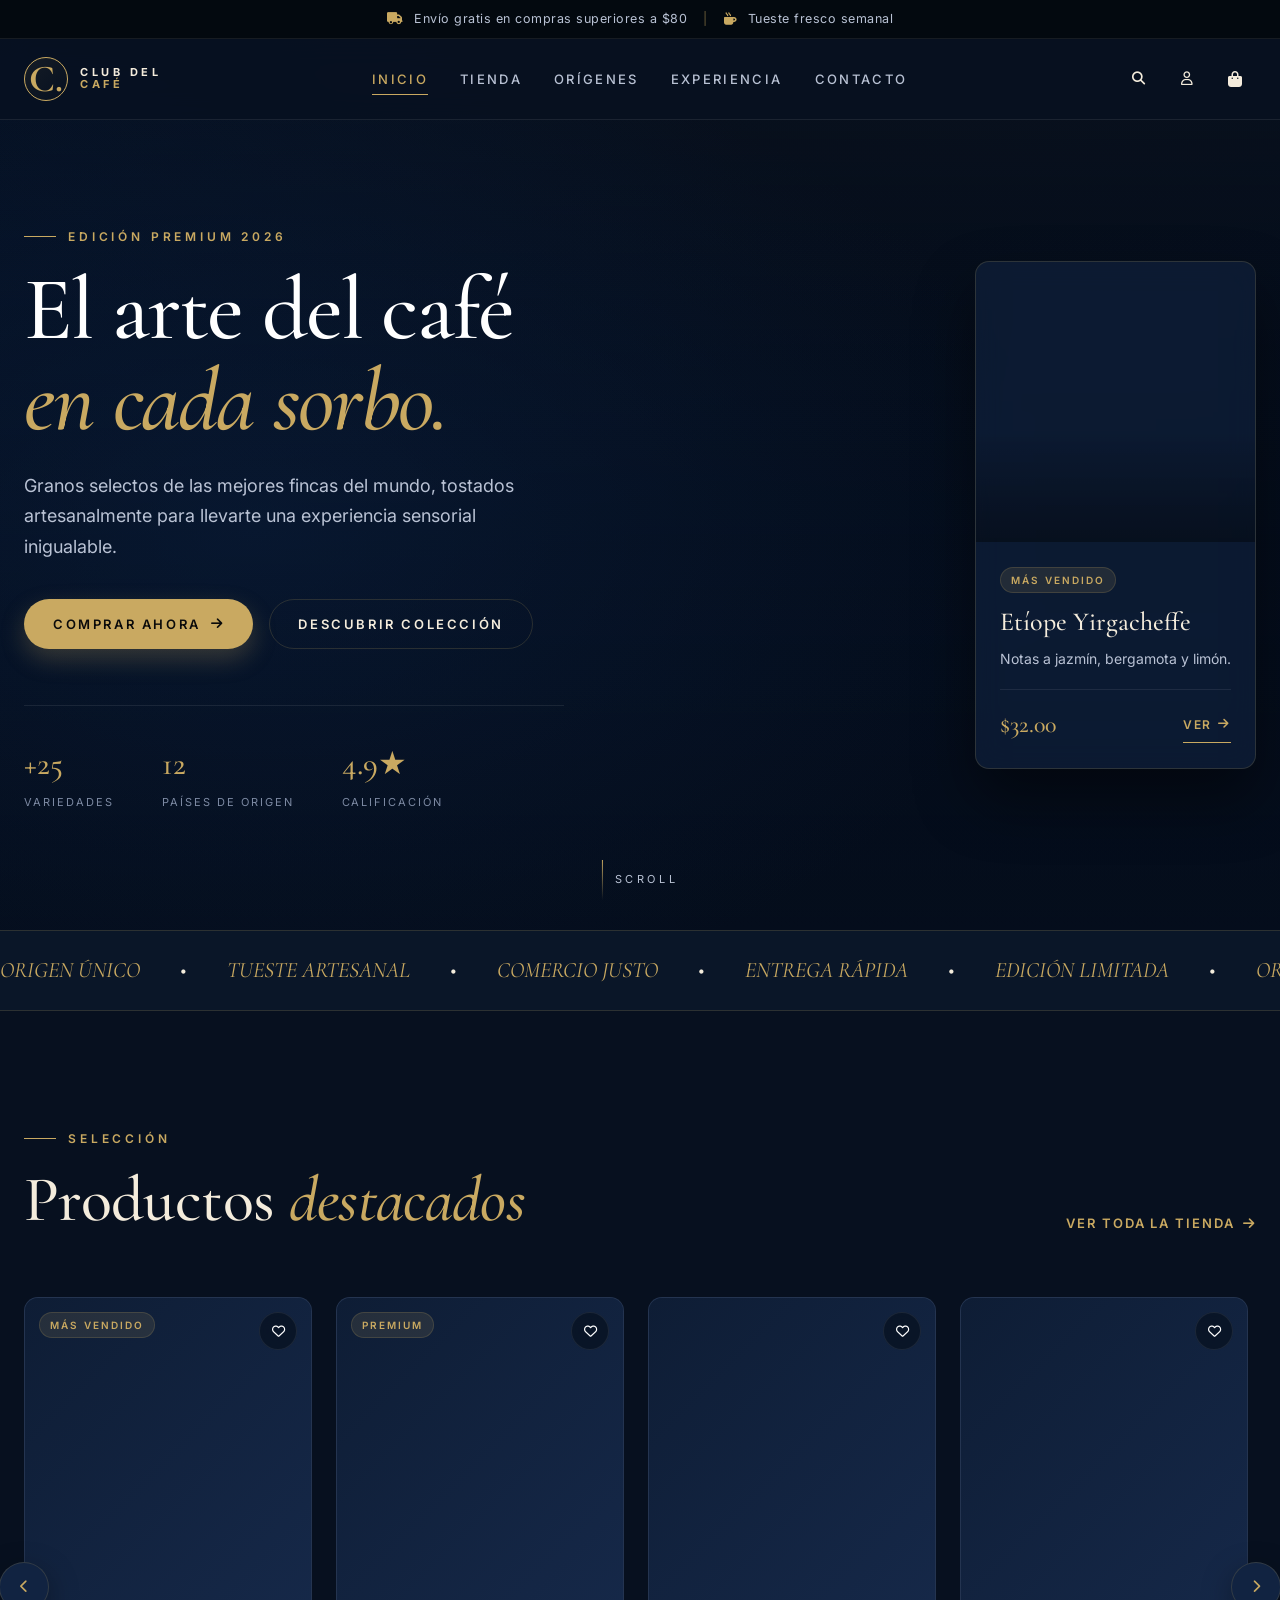
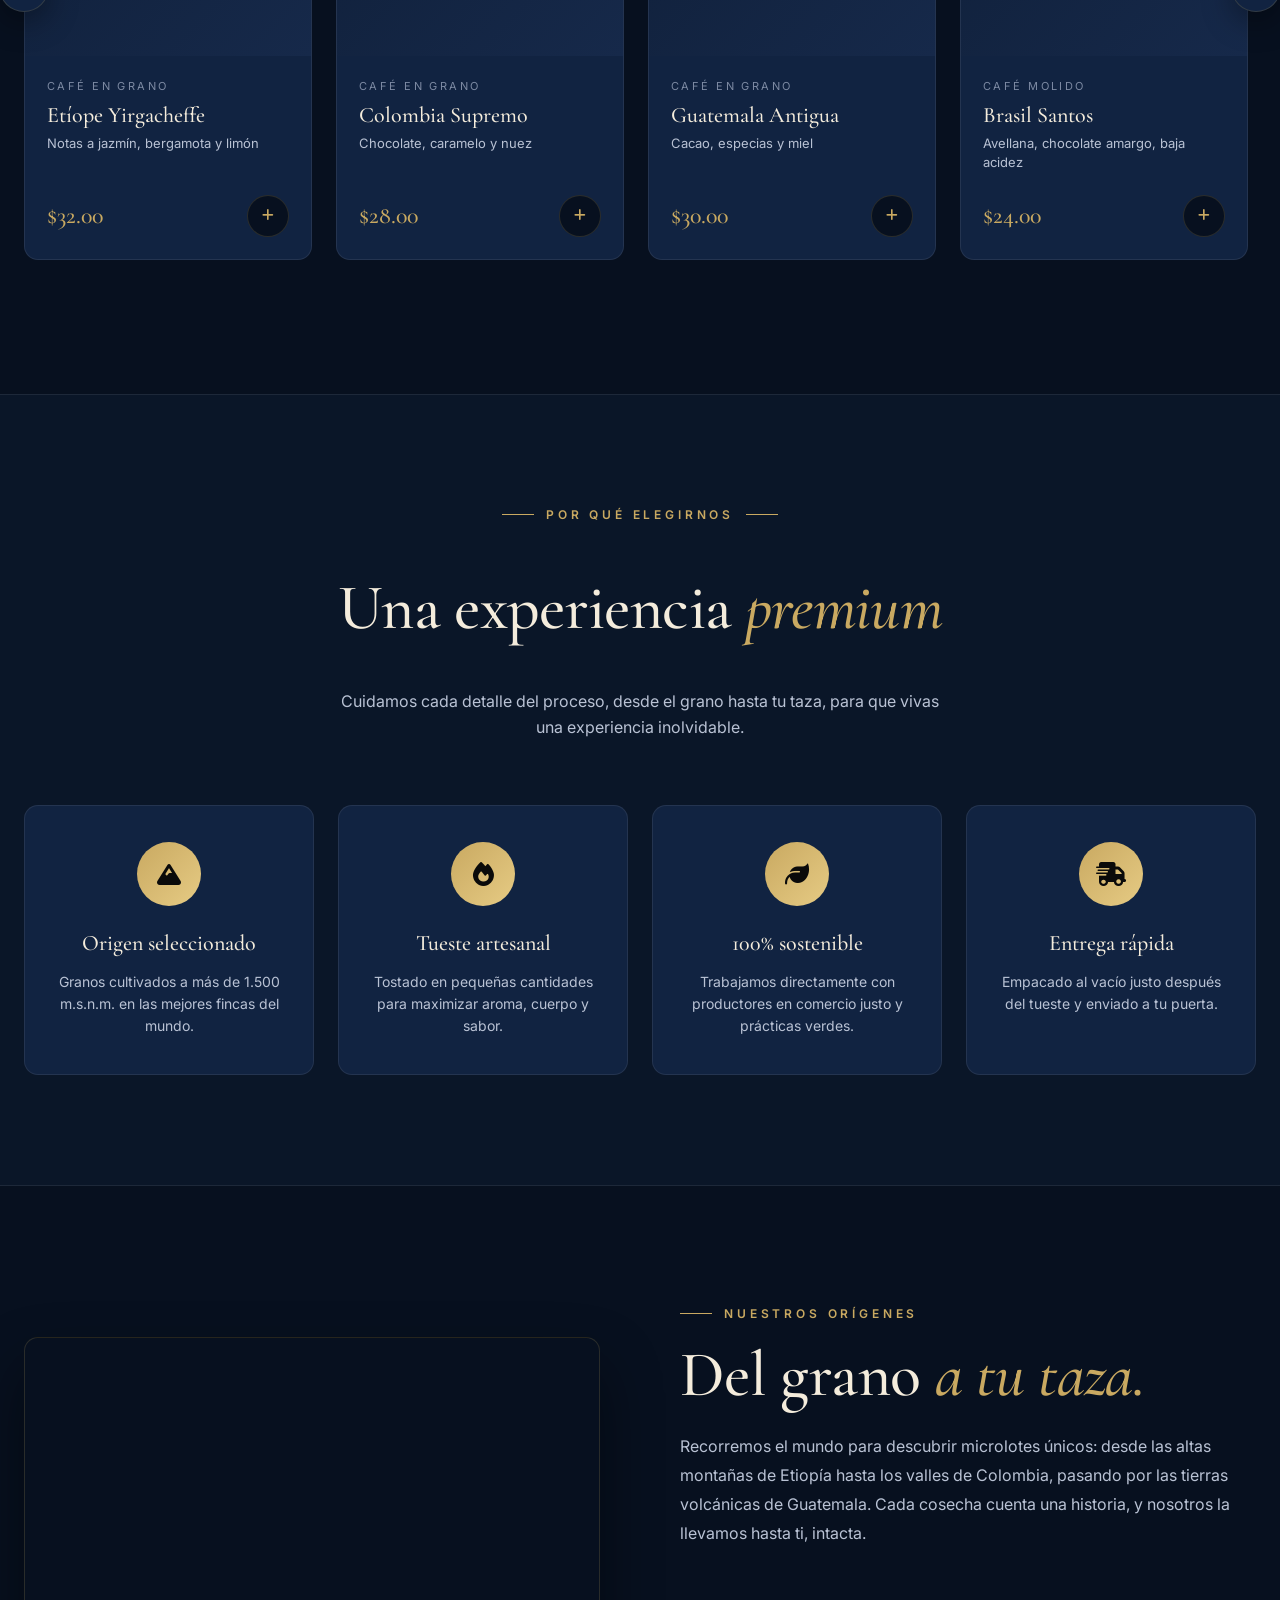
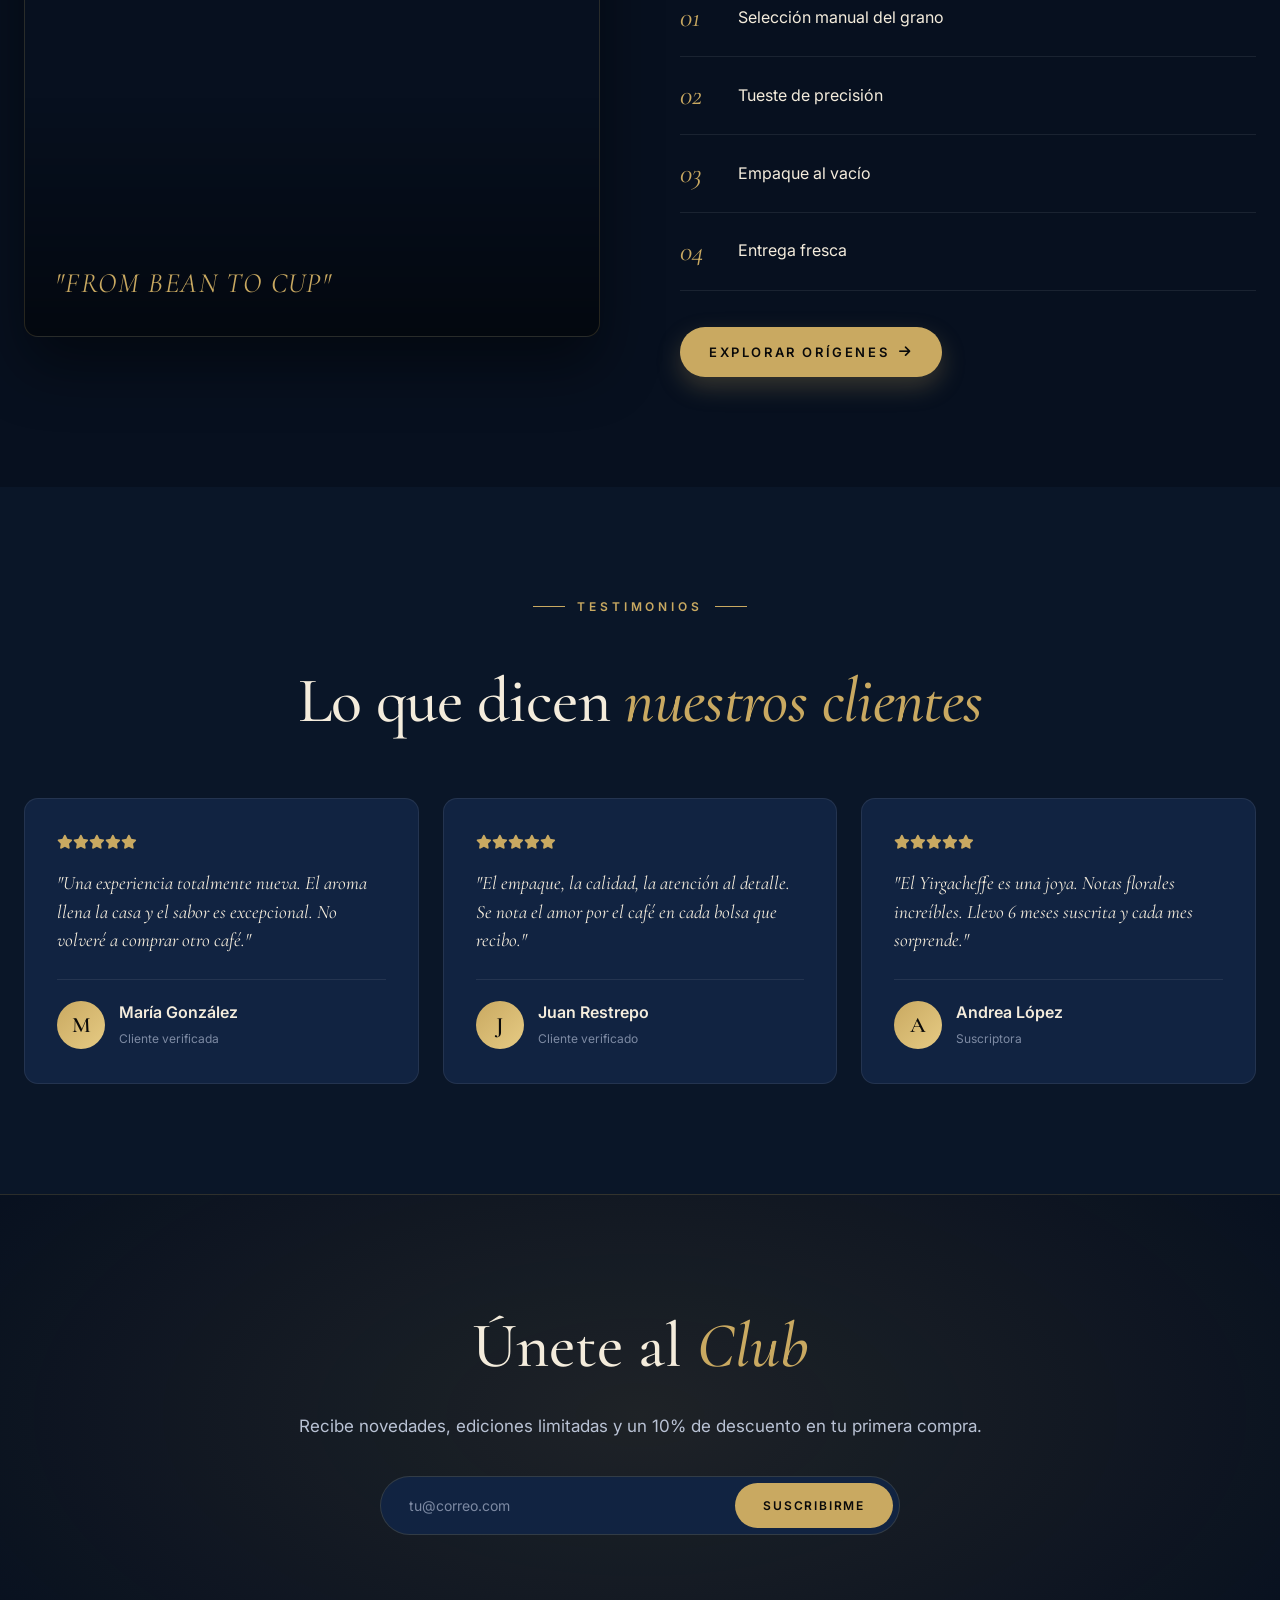
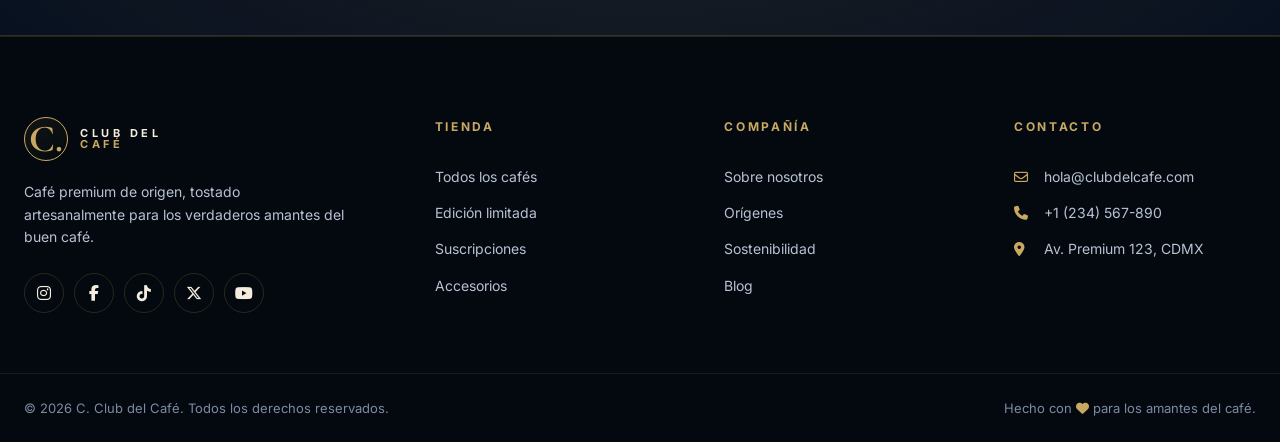
<file: index.html>
<!DOCTYPE html>
<html lang="es">
<head>
  <meta charset="UTF-8" />
  <meta name="viewport" content="width=device-width, initial-scale=1.0" />
  <title>C. Club del Café — Café Premium de Origen</title>
  <meta name="description" content="C. Club del Café. Granos selectos, tueste artesanal y una experiencia premium en cada taza." />
  <link rel="preconnect" href="https://fonts.googleapis.com">
  <link rel="preconnect" href="https://fonts.gstatic.com" crossorigin>
  <link href="https://fonts.googleapis.com/css2?family=Cormorant+Garamond:wght@400;500;600;700&family=Inter:wght@300;400;500;600;700&display=swap" rel="stylesheet">
  <link rel="stylesheet" href="https://cdnjs.cloudflare.com/ajax/libs/font-awesome/6.4.2/css/all.min.css">
  <link rel="stylesheet" href="css/styles.css" />
</head>
<body>
  <div class="topbar">
    <div class="container topbar-inner">
      <span><i class="fa-solid fa-truck"></i> Envío gratis en compras superiores a $80</span>
      <span class="topbar-divider">|</span>
      <span><i class="fa-solid fa-mug-hot"></i> Tueste fresco semanal</span>
    </div>
  </div>
  <header class="header" id="header">
    <div class="container header-inner">
      <a href="index.html" class="logo" aria-label="C. Club del Café">
        <span class="logo-mark">C.</span>
        <span class="logo-text">
          <span class="logo-line">CLUB DEL</span>
          <span class="logo-line gold">CAFÉ</span>
        </span>
      </a>
      <nav class="nav" id="nav">
        <a href="index.html" class="active">Inicio</a>
        <a href="shop.html">Tienda</a>
        <a href="#origenes">Orígenes</a>
        <a href="#experiencia">Experiencia</a>
        <a href="#contacto">Contacto</a>
      </nav>
      <div class="header-actions">
        <button class="icon-btn" aria-label="Buscar"><i class="fa-solid fa-magnifying-glass"></i></button>
        <button class="icon-btn" aria-label="Cuenta"><i class="fa-regular fa-user"></i></button>
        <a href="cart.html" class="icon-btn cart-btn" aria-label="Carrito">
          <i class="fa-solid fa-bag-shopping"></i>
          <span class="cart-count" id="cartCount">0</span>
        </a>
        <button class="icon-btn menu-toggle" id="menuToggle" aria-label="Menú"><i class="fa-solid fa-bars"></i></button>
      </div>
    </div>
  </header>
  <section class="hero">
    <div class="hero-bg" aria-hidden="true"></div>
    <div class="hero-overlay" aria-hidden="true"></div>
    <div class="container hero-inner">
      <div class="hero-content reveal">
        <span class="eyebrow"><span class="dash"></span> Edición Premium 2026</span>
        <h1 class="hero-title">El arte del café<br/><span class="italic gold">en cada sorbo.</span></h1>
        <p class="hero-sub">Granos selectos de las mejores fincas del mundo, tostados artesanalmente para llevarte una experiencia sensorial inigualable.</p>
        <div class="hero-actions">
          <a href="shop.html" class="btn btn-primary">Comprar ahora <i class="fa-solid fa-arrow-right"></i></a>
          <a href="#destacados" class="btn btn-ghost">Descubrir colección</a>
        </div>
        <div class="hero-stats">
          <div><strong>+25</strong><span>Variedades</span></div>
          <div><strong>12</strong><span>Países de origen</span></div>
          <div><strong>4.9★</strong><span>Calificación</span></div>
        </div>
      </div>
      <div class="hero-card reveal">
        <div class="hero-card-img"></div>
        <div class="hero-card-info">
          <span class="badge">Más vendido</span>
          <h3>Etíope Yirgacheffe</h3>
          <p>Notas a jazmín, bergamota y limón.</p>
          <div class="hero-card-foot">
            <span class="price">$32.00</span>
            <a href="shop.html" class="mini-btn">Ver <i class="fa-solid fa-arrow-right"></i></a>
          </div>
        </div>
      </div>
    </div>
    <div class="hero-scroll"><span></span> Scroll</div>
  </section>
  <div class="marquee">
    <div class="marquee-track">
      <span>ORIGEN ÚNICO</span><span>•</span><span>TUESTE ARTESANAL</span><span>•</span><span>COMERCIO JUSTO</span><span>•</span><span>ENTREGA RÁPIDA</span><span>•</span><span>EDICIÓN LIMITADA</span><span>•</span><span>ORIGEN ÚNICO</span><span>•</span><span>TUESTE ARTESANAL</span><span>•</span><span>COMERCIO JUSTO</span><span>•</span><span>ENTREGA RÁPIDA</span><span>•</span><span>EDICIÓN LIMITADA</span><span>•</span>
    </div>
  </div>
  <section class="section" id="destacados">
    <div class="container">
      <div class="section-head reveal">
        <div>
          <span class="eyebrow"><span class="dash"></span> Selección</span>
          <h2 class="section-title">Productos <span class="italic gold">destacados</span></h2>
        </div>
        <a href="shop.html" class="link-arrow">Ver toda la tienda <i class="fa-solid fa-arrow-right"></i></a>
      </div>
      <div class="carousel" id="featuredCarousel">
        <button class="carousel-arrow prev" aria-label="Anterior"><i class="fa-solid fa-chevron-left"></i></button>
        <div class="carousel-track" id="featuredTrack"></div>
        <button class="carousel-arrow next" aria-label="Siguiente"><i class="fa-solid fa-chevron-right"></i></button>
      </div>
    </div>
  </section>
  <section class="section benefits-section" id="experiencia">
    <div class="container">
      <div class="section-head center reveal">
        <span class="eyebrow center"><span class="dash"></span> Por qué elegirnos <span class="dash"></span></span>
        <h2 class="section-title">Una experiencia <span class="italic gold">premium</span></h2>
        <p class="section-sub">Cuidamos cada detalle del proceso, desde el grano hasta tu taza, para que vivas una experiencia inolvidable.</p>
      </div>
      <div class="benefits-grid">
        <article class="benefit reveal"><div class="benefit-icon"><i class="fa-solid fa-mountain"></i></div><h3>Origen seleccionado</h3><p>Granos cultivados a más de 1.500 m.s.n.m. en las mejores fincas del mundo.</p></article>
        <article class="benefit reveal"><div class="benefit-icon"><i class="fa-solid fa-fire"></i></div><h3>Tueste artesanal</h3><p>Tostado en pequeñas cantidades para maximizar aroma, cuerpo y sabor.</p></article>
        <article class="benefit reveal"><div class="benefit-icon"><i class="fa-solid fa-leaf"></i></div><h3>100% sostenible</h3><p>Trabajamos directamente con productores en comercio justo y prácticas verdes.</p></article>
        <article class="benefit reveal"><div class="benefit-icon"><i class="fa-solid fa-truck-fast"></i></div><h3>Entrega rápida</h3><p>Empacado al vacío justo después del tueste y enviado a tu puerta.</p></article>
      </div>
    </div>
  </section>
  <section class="section origin-section" id="origenes">
    <div class="container origin-grid">
      <div class="origin-image reveal" aria-hidden="true"></div>
      <div class="origin-content reveal">
        <span class="eyebrow"><span class="dash"></span> Nuestros orígenes</span>
        <h2 class="section-title">Del grano <span class="italic gold">a tu taza.</span></h2>
        <p>Recorremos el mundo para descubrir microlotes únicos: desde las altas montañas de Etiopía hasta los valles de Colombia, pasando por las tierras volcánicas de Guatemala. Cada cosecha cuenta una historia, y nosotros la llevamos hasta ti, intacta.</p>
        <ul class="origin-list">
          <li><span>01</span> Selección manual del grano</li>
          <li><span>02</span> Tueste de precisión</li>
          <li><span>03</span> Empaque al vacío</li>
          <li><span>04</span> Entrega fresca</li>
        </ul>
        <a href="shop.html" class="btn btn-primary">Explorar orígenes <i class="fa-solid fa-arrow-right"></i></a>
      </div>
    </div>
  </section>
  <section class="section testimonials-section">
    <div class="container">
      <div class="section-head center reveal">
        <span class="eyebrow center"><span class="dash"></span> Testimonios <span class="dash"></span></span>
        <h2 class="section-title">Lo que dicen <span class="italic gold">nuestros clientes</span></h2>
      </div>
      <div class="testimonials-grid">
        <article class="testimonial reveal"><div class="stars"><i class="fa-solid fa-star"></i><i class="fa-solid fa-star"></i><i class="fa-solid fa-star"></i><i class="fa-solid fa-star"></i><i class="fa-solid fa-star"></i></div><p>"Una experiencia totalmente nueva. El aroma llena la casa y el sabor es excepcional. No volveré a comprar otro café."</p><div class="testimonial-author"><div class="avatar">M</div><div><strong>María González</strong><span>Cliente verificada</span></div></div></article>
        <article class="testimonial reveal"><div class="stars"><i class="fa-solid fa-star"></i><i class="fa-solid fa-star"></i><i class="fa-solid fa-star"></i><i class="fa-solid fa-star"></i><i class="fa-solid fa-star"></i></div><p>"El empaque, la calidad, la atención al detalle. Se nota el amor por el café en cada bolsa que recibo."</p><div class="testimonial-author"><div class="avatar">J</div><div><strong>Juan Restrepo</strong><span>Cliente verificado</span></div></div></article>
        <article class="testimonial reveal"><div class="stars"><i class="fa-solid fa-star"></i><i class="fa-solid fa-star"></i><i class="fa-solid fa-star"></i><i class="fa-solid fa-star"></i><i class="fa-solid fa-star"></i></div><p>"El Yirgacheffe es una joya. Notas florales increíbles. Llevo 6 meses suscrita y cada mes sorprende."</p><div class="testimonial-author"><div class="avatar">A</div><div><strong>Andrea López</strong><span>Suscriptora</span></div></div></article>
      </div>
    </div>
  </section>
  <section class="cta-section">
    <div class="container cta-inner reveal">
      <h2>Únete al <span class="italic gold">Club</span></h2>
      <p>Recibe novedades, ediciones limitadas y un 10% de descuento en tu primera compra.</p>
      <form class="newsletter" onsubmit="event.preventDefault(); this.querySelector('button').textContent='Suscrito';">
        <input type="email" placeholder="tu@correo.com" required />
        <button type="submit">Suscribirme</button>
      </form>
    </div>
  </section>
  <footer class="footer" id="contacto">
    <div class="container footer-grid">
      <div class="footer-brand">
        <a href="index.html" class="logo">
          <span class="logo-mark">C.</span>
          <span class="logo-text"><span class="logo-line">CLUB DEL</span><span class="logo-line gold">CAFÉ</span></span>
        </a>
        <p>Café premium de origen, tostado artesanalmente para los verdaderos amantes del buen café.</p>
        <div class="socials">
          <a href="#" aria-label="Instagram"><i class="fa-brands fa-instagram"></i></a>
          <a href="#" aria-label="Facebook"><i class="fa-brands fa-facebook-f"></i></a>
          <a href="#" aria-label="TikTok"><i class="fa-brands fa-tiktok"></i></a>
          <a href="#" aria-label="Twitter"><i class="fa-brands fa-x-twitter"></i></a>
          <a href="#" aria-label="YouTube"><i class="fa-brands fa-youtube"></i></a>
        </div>
      </div>
      <div class="footer-col"><h4>Tienda</h4><a href="shop.html">Todos los cafés</a><a href="shop.html">Edición limitada</a><a href="shop.html">Suscripciones</a><a href="shop.html">Accesorios</a></div>
      <div class="footer-col"><h4>Compañía</h4><a href="#">Sobre nosotros</a><a href="#origenes">Orígenes</a><a href="#">Sostenibilidad</a><a href="#">Blog</a></div>
      <div class="footer-col"><h4>Contacto</h4><a href="mailto:hola@clubdelcafe.com"><i class="fa-regular fa-envelope"></i> hola@clubdelcafe.com</a><a href="tel:+1234567890"><i class="fa-solid fa-phone"></i> +1 (234) 567-890</a><a href="#"><i class="fa-solid fa-location-dot"></i> Av. Premium 123, CDMX</a></div>
    </div>
    <div class="footer-bottom"><div class="container"><span>© 2026 C. Club del Café. Todos los derechos reservados.</span><span>Hecho con <i class="fa-solid fa-heart" style="color:var(--gold)"></i> para los amantes del café.</span></div></div>
  </footer>
  <script src="js/products.js"></script>
  <script src="js/cart.js"></script>
  <script src="js/main.js"></script>
</body>
</html>
</file>
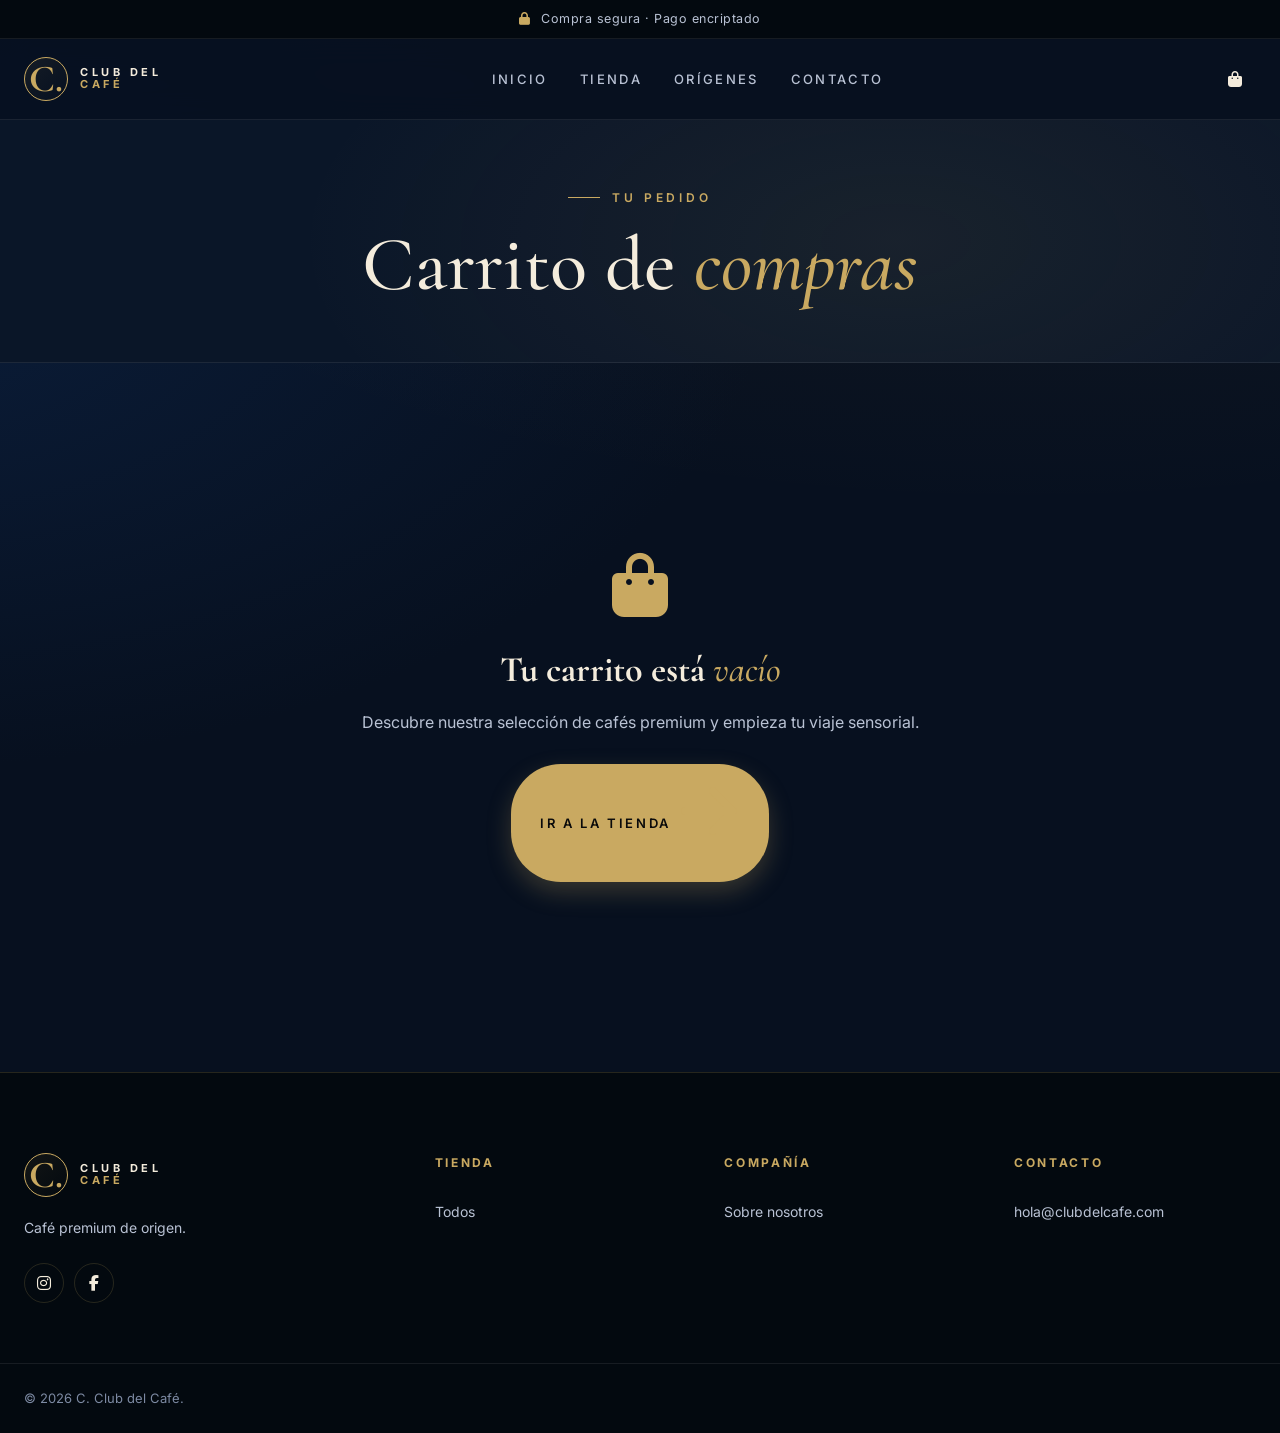
<file: cart.html>
<!DOCTYPE html>
<html lang="es">
<head>
  <meta charset="UTF-8" />
  <meta name="viewport" content="width=device-width, initial-scale=1.0" />
  <title>Carrito — C. Club del Café</title>
  <link href="https://fonts.googleapis.com/css2?family=Cormorant+Garamond:wght@400;500;600;700&family=Inter:wght@300;400;500;600;700&display=swap" rel="stylesheet">
  <link rel="stylesheet" href="https://cdnjs.cloudflare.com/ajax/libs/font-awesome/6.4.2/css/all.min.css">
  <link rel="stylesheet" href="css/styles.css" />
</head>
<body>
  <div class="topbar"><div class="container topbar-inner"><span><i class="fa-solid fa-lock"></i> Compra segura · Pago encriptado</span></div></div>
  <header class="header" id="header">
    <div class="container header-inner">
      <a href="index.html" class="logo"><span class="logo-mark">C.</span><span class="logo-text"><span class="logo-line">CLUB DEL</span><span class="logo-line gold">CAFÉ</span></span></a>
      <nav class="nav" id="nav"><a href="index.html">Inicio</a><a href="shop.html">Tienda</a><a href="index.html#origenes">Orígenes</a><a href="index.html#contacto">Contacto</a></nav>
      <div class="header-actions">
        <a href="cart.html" class="icon-btn cart-btn"><i class="fa-solid fa-bag-shopping"></i><span class="cart-count" id="cartCount">0</span></a>
        <button class="icon-btn menu-toggle" id="menuToggle"><i class="fa-solid fa-bars"></i></button>
      </div>
    </div>
  </header>
  <section class="page-hero small">
    <div class="container">
      <span class="eyebrow"><span class="dash"></span> Tu pedido</span>
      <h1 class="page-title">Carrito de <span class="italic gold">compras</span></h1>
    </div>
  </section>
  <section class="section">
    <div class="container cart-grid" id="cartContainer"></div>
  </section>
  <div class="modal" id="checkoutModal" aria-hidden="true">
    <div class="modal-backdrop"></div>
    <div class="modal-content">
      <button class="modal-close" id="modalClose"><i class="fa-solid fa-xmark"></i></button>
      <div id="modalBody"></div>
    </div>
  </div>
  <footer class="footer">
    <div class="container footer-grid">
      <div class="footer-brand"><a href="index.html" class="logo"><span class="logo-mark">C.</span><span class="logo-text"><span class="logo-line">CLUB DEL</span><span class="logo-line gold">CAFÉ</span></span></a><p>Café premium de origen.</p><div class="socials"><a href="#"><i class="fa-brands fa-instagram"></i></a><a href="#"><i class="fa-brands fa-facebook-f"></i></a></div></div>
      <div class="footer-col"><h4>Tienda</h4><a href="shop.html">Todos</a></div>
      <div class="footer-col"><h4>Compañía</h4><a href="#">Sobre nosotros</a></div>
      <div class="footer-col"><h4>Contacto</h4><a href="mailto:hola@clubdelcafe.com">hola@clubdelcafe.com</a></div>
    </div>
    <div class="footer-bottom"><div class="container"><span>© 2026 C. Club del Café.</span></div></div>
  </footer>
  <script src="js/products.js"></script>
  <script src="js/cart.js"></script>
  <script src="js/cart-page.js"></script>
  <script src="js/main.js"></script>
</body>
</html>
</file>
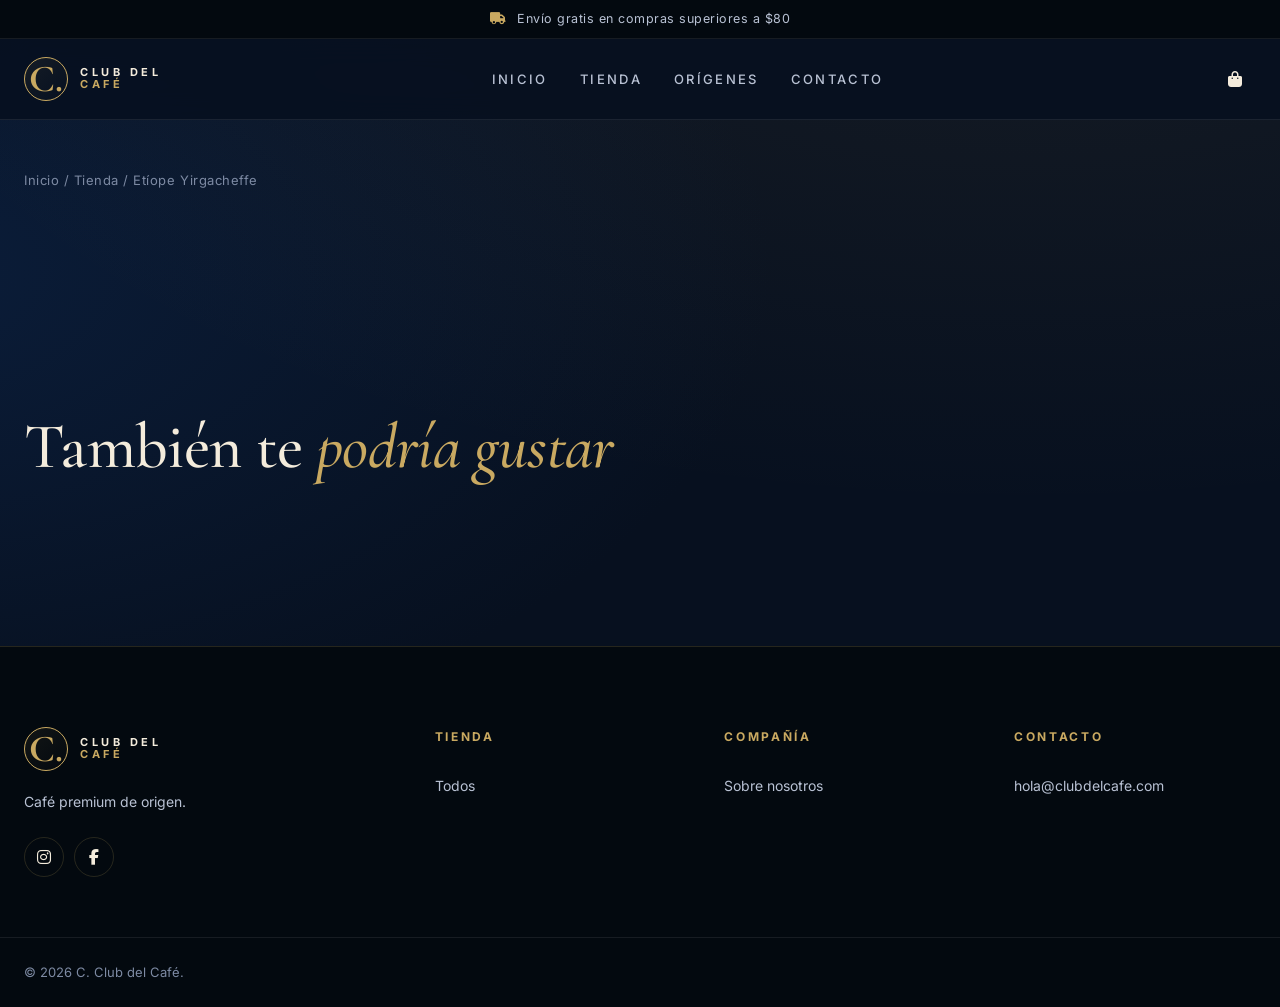
<file: product.html>
<!DOCTYPE html>
<html lang="es">
<head>
  <meta charset="UTF-8" />
  <meta name="viewport" content="width=device-width, initial-scale=1.0" />
  <title>Producto — C. Club del Café</title>
  <link href="https://fonts.googleapis.com/css2?family=Cormorant+Garamond:wght@400;500;600;700&family=Inter:wght@300;400;500;600;700&display=swap" rel="stylesheet">
  <link rel="stylesheet" href="https://cdnjs.cloudflare.com/ajax/libs/font-awesome/6.4.2/css/all.min.css">
  <link rel="stylesheet" href="css/styles.css" />
</head>
<body>
  <div class="topbar"><div class="container topbar-inner"><span><i class="fa-solid fa-truck"></i> Envío gratis en compras superiores a $80</span></div></div>
  <header class="header" id="header">
    <div class="container header-inner">
      <a href="index.html" class="logo"><span class="logo-mark">C.</span><span class="logo-text"><span class="logo-line">CLUB DEL</span><span class="logo-line gold">CAFÉ</span></span></a>
      <nav class="nav" id="nav">
        <a href="index.html">Inicio</a>
        <a href="shop.html">Tienda</a>
        <a href="index.html#origenes">Orígenes</a>
        <a href="index.html#contacto">Contacto</a>
      </nav>
      <div class="header-actions">
        <a href="cart.html" class="icon-btn cart-btn"><i class="fa-solid fa-bag-shopping"></i><span class="cart-count" id="cartCount">0</span></a>
        <button class="icon-btn menu-toggle" id="menuToggle"><i class="fa-solid fa-bars"></i></button>
      </div>
    </div>
  </header>
  <section class="product-detail">
    <div class="container">
      <nav class="breadcrumb"><a href="index.html">Inicio</a> / <a href="shop.html">Tienda</a> / <span id="bcName">Producto</span></nav>
      <div class="product-grid" id="productDetail"></div>
    </div>
  </section>
  <section class="section">
    <div class="container">
      <div class="section-head"><h2 class="section-title">También te <span class="italic gold">podría gustar</span></h2></div>
      <div class="products-grid" id="relatedProducts"></div>
    </div>
  </section>
  <footer class="footer">
    <div class="container footer-grid">
      <div class="footer-brand"><a href="index.html" class="logo"><span class="logo-mark">C.</span><span class="logo-text"><span class="logo-line">CLUB DEL</span><span class="logo-line gold">CAFÉ</span></span></a><p>Café premium de origen.</p><div class="socials"><a href="#"><i class="fa-brands fa-instagram"></i></a><a href="#"><i class="fa-brands fa-facebook-f"></i></a></div></div>
      <div class="footer-col"><h4>Tienda</h4><a href="shop.html">Todos</a></div>
      <div class="footer-col"><h4>Compañía</h4><a href="#">Sobre nosotros</a></div>
      <div class="footer-col"><h4>Contacto</h4><a href="mailto:hola@clubdelcafe.com">hola@clubdelcafe.com</a></div>
    </div>
    <div class="footer-bottom"><div class="container"><span>© 2026 C. Club del Café.</span></div></div>
  </footer>
  <script src="js/products.js"></script>
  <script src="js/cart.js"></script>
  <script src="js/product.js"></script>
  <script src="js/main.js"></script>
</body>
</html>
</file>
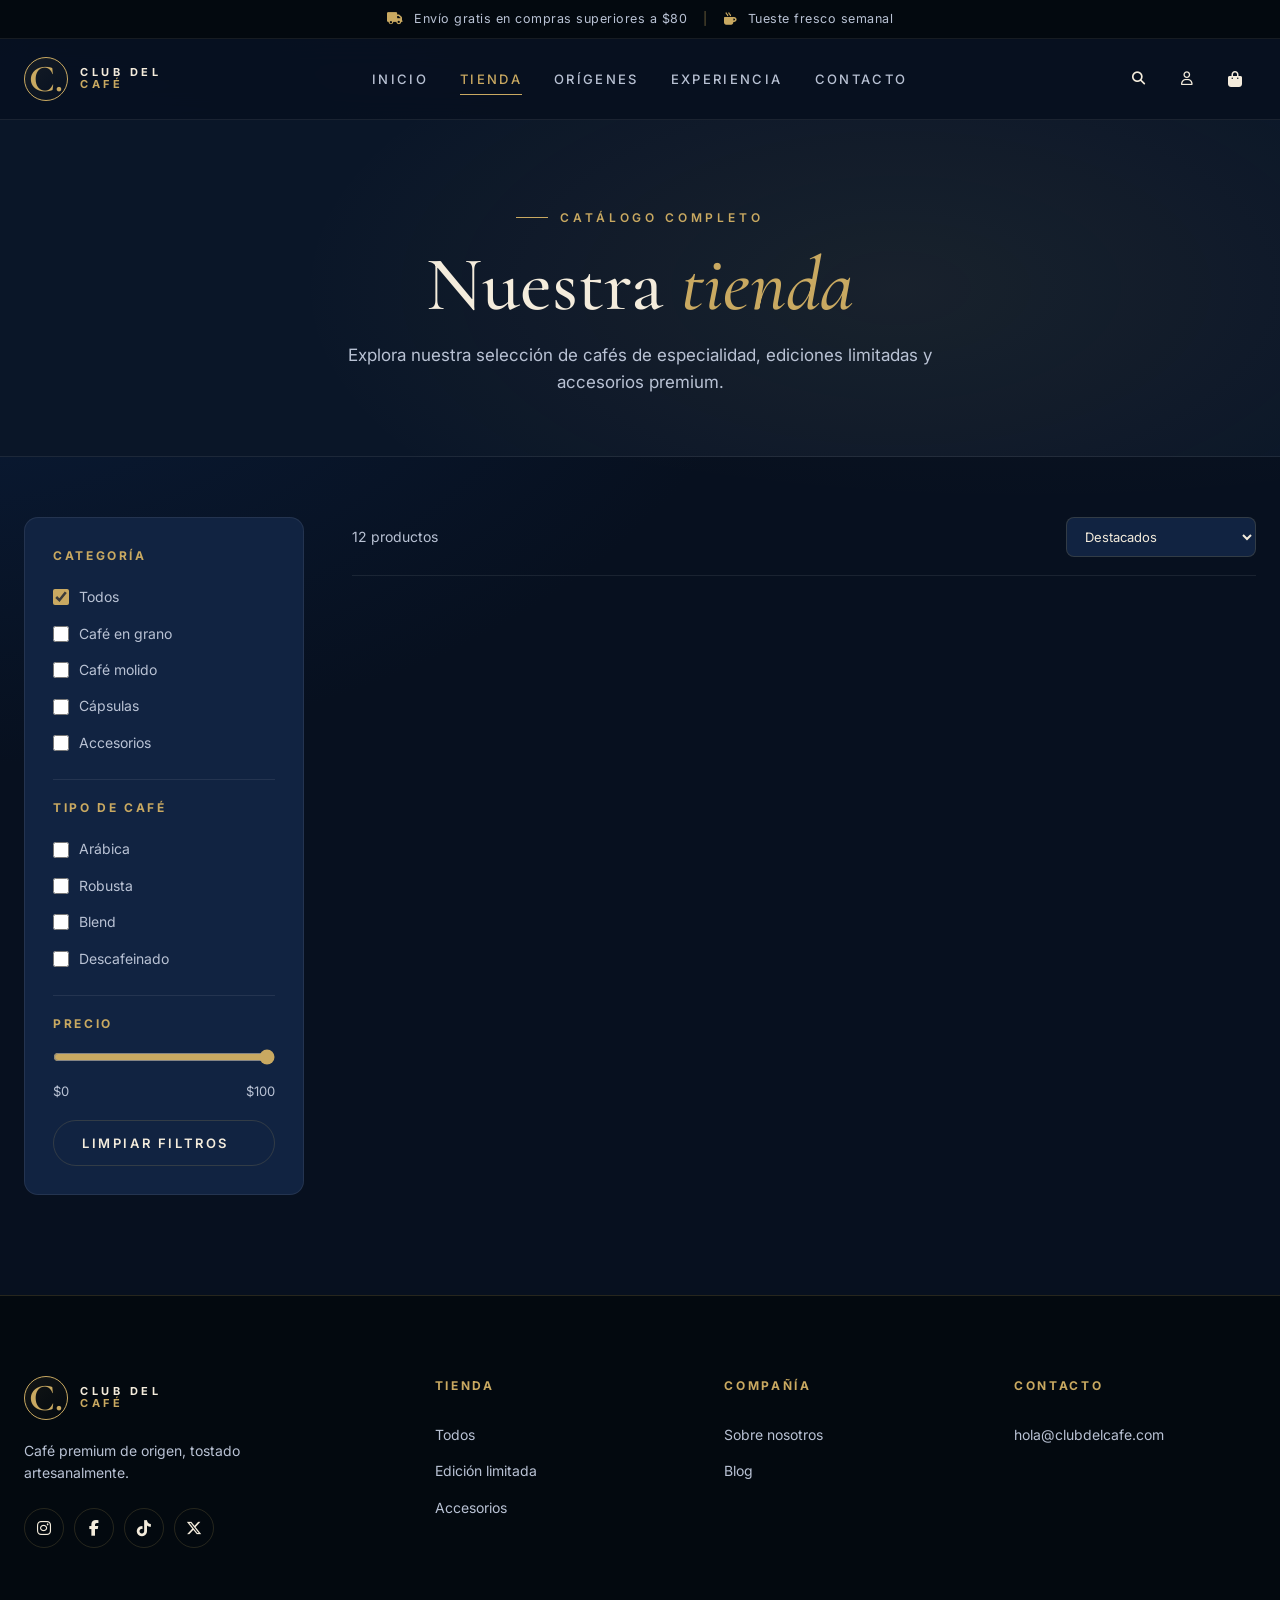
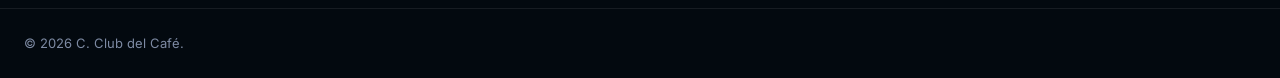
<file: shop.html>
<!DOCTYPE html>
<html lang="es">
<head>
  <meta charset="UTF-8" />
  <meta name="viewport" content="width=device-width, initial-scale=1.0" />
  <title>Tienda — C. Club del Café</title>
  <link rel="preconnect" href="https://fonts.googleapis.com">
  <link rel="preconnect" href="https://fonts.gstatic.com" crossorigin>
  <link href="https://fonts.googleapis.com/css2?family=Cormorant+Garamond:wght@400;500;600;700&family=Inter:wght@300;400;500;600;700&display=swap" rel="stylesheet">
  <link rel="stylesheet" href="https://cdnjs.cloudflare.com/ajax/libs/font-awesome/6.4.2/css/all.min.css">
  <link rel="stylesheet" href="css/styles.css" />
</head>
<body>
  <div class="topbar"><div class="container topbar-inner"><span><i class="fa-solid fa-truck"></i> Envío gratis en compras superiores a $80</span><span class="topbar-divider">|</span><span><i class="fa-solid fa-mug-hot"></i> Tueste fresco semanal</span></div></div>
  <header class="header" id="header">
    <div class="container header-inner">
      <a href="index.html" class="logo"><span class="logo-mark">C.</span><span class="logo-text"><span class="logo-line">CLUB DEL</span><span class="logo-line gold">CAFÉ</span></span></a>
      <nav class="nav" id="nav">
        <a href="index.html">Inicio</a>
        <a href="shop.html" class="active">Tienda</a>
        <a href="index.html#origenes">Orígenes</a>
        <a href="index.html#experiencia">Experiencia</a>
        <a href="index.html#contacto">Contacto</a>
      </nav>
      <div class="header-actions">
        <button class="icon-btn"><i class="fa-solid fa-magnifying-glass"></i></button>
        <button class="icon-btn"><i class="fa-regular fa-user"></i></button>
        <a href="cart.html" class="icon-btn cart-btn"><i class="fa-solid fa-bag-shopping"></i><span class="cart-count" id="cartCount">0</span></a>
        <button class="icon-btn menu-toggle" id="menuToggle"><i class="fa-solid fa-bars"></i></button>
      </div>
    </div>
  </header>
  <section class="page-hero">
    <div class="container">
      <span class="eyebrow"><span class="dash"></span> Catálogo completo</span>
      <h1 class="page-title">Nuestra <span class="italic gold">tienda</span></h1>
      <p>Explora nuestra selección de cafés de especialidad, ediciones limitadas y accesorios premium.</p>
    </div>
  </section>
  <section class="shop">
    <div class="container shop-grid">
      <aside class="filters" id="filters">
        <div class="filter-group">
          <h4>Categoría</h4>
          <label><input type="checkbox" class="filter-cat" value="all" checked /> Todos</label>
          <label><input type="checkbox" class="filter-cat" value="grano" /> Café en grano</label>
          <label><input type="checkbox" class="filter-cat" value="molido" /> Café molido</label>
          <label><input type="checkbox" class="filter-cat" value="capsulas" /> Cápsulas</label>
          <label><input type="checkbox" class="filter-cat" value="accesorios" /> Accesorios</label>
        </div>
        <div class="filter-group">
          <h4>Tipo de café</h4>
          <label><input type="checkbox" class="filter-type" value="arabica" /> Arábica</label>
          <label><input type="checkbox" class="filter-type" value="robusta" /> Robusta</label>
          <label><input type="checkbox" class="filter-type" value="blend" /> Blend</label>
          <label><input type="checkbox" class="filter-type" value="descafeinado" /> Descafeinado</label>
        </div>
        <div class="filter-group">
          <h4>Precio</h4>
          <div class="price-range">
            <input type="range" id="priceRange" min="0" max="100" value="100" />
            <div class="price-labels"><span>$0</span><span id="priceMax">$100</span></div>
          </div>
        </div>
        <button class="btn btn-ghost" id="clearFilters" style="width:100%">Limpiar filtros</button>
      </aside>
      <div class="shop-main">
        <div class="shop-toolbar">
          <span id="resultCount">0 productos</span>
          <div class="shop-toolbar-right">
            <button class="filter-toggle" id="filterToggle"><i class="fa-solid fa-sliders"></i> Filtros</button>
            <select id="sortBy">
              <option value="featured">Destacados</option>
              <option value="price-asc">Precio: menor a mayor</option>
              <option value="price-desc">Precio: mayor a menor</option>
              <option value="name">Nombre A-Z</option>
            </select>
          </div>
        </div>
        <div class="products-grid" id="productsGrid"></div>
      </div>
    </div>
  </section>
  <footer class="footer">
    <div class="container footer-grid">
      <div class="footer-brand">
        <a href="index.html" class="logo"><span class="logo-mark">C.</span><span class="logo-text"><span class="logo-line">CLUB DEL</span><span class="logo-line gold">CAFÉ</span></span></a>
        <p>Café premium de origen, tostado artesanalmente.</p>
        <div class="socials"><a href="#"><i class="fa-brands fa-instagram"></i></a><a href="#"><i class="fa-brands fa-facebook-f"></i></a><a href="#"><i class="fa-brands fa-tiktok"></i></a><a href="#"><i class="fa-brands fa-x-twitter"></i></a></div>
      </div>
      <div class="footer-col"><h4>Tienda</h4><a href="shop.html">Todos</a><a href="shop.html">Edición limitada</a><a href="shop.html">Accesorios</a></div>
      <div class="footer-col"><h4>Compañía</h4><a href="#">Sobre nosotros</a><a href="#">Blog</a></div>
      <div class="footer-col"><h4>Contacto</h4><a href="mailto:hola@clubdelcafe.com">hola@clubdelcafe.com</a></div>
    </div>
    <div class="footer-bottom"><div class="container"><span>© 2026 C. Club del Café.</span></div></div>
  </footer>
  <script src="js/products.js"></script>
  <script src="js/cart.js"></script>
  <script src="js/shop.js"></script>
  <script src="js/main.js"></script>
</body>
</html>
</file>
<file: css/styles.css>
:root {
  --bg: #07101f;
  --bg-2: #0a1628;
  --bg-3: #0e1d35;
  --surface: #112341;
  --surface-2: #16294a;
  --line: rgba(201, 169, 97, 0.18);
  --line-soft: rgba(255, 255, 255, 0.08);
  --text: #f4ecdc;
  --text-soft: #b9c2d4;
  --muted: #7d8aa3;
  --gold: #c9a961;
  --gold-2: #e6cb84;
  --gold-soft: rgba(201, 169, 97, 0.12);
  --white: #ffffff;
  --danger: #e36b6b;
  --font-serif: 'Cormorant Garamond', Georgia, serif;
  --font-sans: 'Inter', system-ui, -apple-system, sans-serif;
  --radius: 14px;
  --radius-sm: 8px;
  --shadow: 0 30px 60px rgba(0, 0, 0, 0.45);
  --shadow-soft: 0 10px 30px rgba(0, 0, 0, 0.35);
  --t: 0.4s cubic-bezier(0.22, 1, 0.36, 1);
}
* { box-sizing: border-box; margin: 0; padding: 0; }
html { scroll-behavior: smooth; }
body {
  font-family: var(--font-sans);
  background: var(--bg);
  color: var(--text);
  line-height: 1.6;
  overflow-x: hidden;
  background-image: radial-gradient(1200px 600px at 80% -10%, rgba(201, 169, 97, 0.08), transparent), radial-gradient(900px 500px at -10% 30%, rgba(13, 38, 76, 0.6), transparent);
  background-attachment: fixed;
}
img { max-width: 100%; display: block; }
a { color: inherit; text-decoration: none; transition: color var(--t); }
button { font-family: inherit; cursor: pointer; border: none; background: none; color: inherit; }
input, select, textarea { font-family: inherit; }
.container { width: 100%; max-width: 1280px; margin: 0 auto; padding: 0 24px; }
.italic { font-family: var(--font-serif); font-style: italic; font-weight: 500; }
.gold { color: var(--gold); }
.topbar { background: #03090f; color: var(--text-soft); font-size: 12.5px; letter-spacing: 0.04em; border-bottom: 1px solid var(--line-soft); }
.topbar-inner { display: flex; align-items: center; justify-content: center; gap: 16px; padding: 9px 24px; flex-wrap: wrap; }
.topbar-divider { color: var(--gold); opacity: 0.5; }
.topbar i { color: var(--gold); margin-right: 6px; }
.header { position: sticky; top: 0; z-index: 100; background: rgba(7, 16, 31, 0.85); backdrop-filter: blur(14px); -webkit-backdrop-filter: blur(14px); border-bottom: 1px solid var(--line-soft); transition: background var(--t), border-color var(--t); }
.header.scrolled { background: rgba(3, 9, 15, 0.95); border-bottom-color: var(--line); }
.header-inner { display: flex; align-items: center; justify-content: space-between; padding: 18px 24px; gap: 24px; }
.logo { display: inline-flex; align-items: center; gap: 12px; letter-spacing: 0.02em; }
.logo-mark { font-family: var(--font-serif); font-size: 38px; font-weight: 700; color: var(--gold); line-height: 1; border: 1.5px solid var(--gold); width: 44px; height: 44px; display: inline-flex; align-items: center; justify-content: center; border-radius: 50%; background: linear-gradient(135deg, rgba(201,169,97,0.08), transparent); transition: transform var(--t), box-shadow var(--t); }
.logo:hover .logo-mark { transform: rotate(-8deg) scale(1.05); box-shadow: 0 0 0 4px rgba(201,169,97,0.12); }
.logo-text { display: flex; flex-direction: column; line-height: 1.05; }
.logo-line { font-size: 11px; font-weight: 700; letter-spacing: 0.32em; color: var(--text); }
.logo-line.gold { color: var(--gold); }
.nav { display: flex; gap: 32px; align-items: center; }
.nav a { font-size: 13px; font-weight: 500; letter-spacing: 0.18em; text-transform: uppercase; color: var(--text-soft); position: relative; padding: 6px 0; }
.nav a::after { content: ''; position: absolute; left: 50%; bottom: 0; width: 0; height: 1px; background: var(--gold); transition: width var(--t), left var(--t); }
.nav a:hover, .nav a.active { color: var(--gold); }
.nav a:hover::after, .nav a.active::after { width: 100%; left: 0; }
.header-actions { display: flex; align-items: center; gap: 6px; }
.icon-btn { width: 42px; height: 42px; display: inline-flex; align-items: center; justify-content: center; border-radius: 50%; position: relative; color: var(--text); transition: background var(--t), color var(--t); }
.icon-btn:hover { background: var(--surface); color: var(--gold); }
.cart-count { position: absolute; top: 4px; right: 2px; background: var(--gold); color: #0a0a0a; font-size: 10px; font-weight: 700; min-width: 18px; height: 18px; padding: 0 5px; border-radius: 9px; display: flex; align-items: center; justify-content: center; }
.menu-toggle { display: none; }
.btn { display: inline-flex; align-items: center; gap: 10px; padding: 14px 28px; font-size: 13px; font-weight: 600; letter-spacing: 0.2em; text-transform: uppercase; border-radius: 50px; cursor: pointer; transition: transform var(--t), background var(--t), color var(--t), box-shadow var(--t); border: 1px solid transparent; white-space: nowrap; }
.btn-primary { background: var(--gold); color: #0a0a0a; box-shadow: 0 10px 25px rgba(201,169,97,0.25); }
.btn-primary:hover { background: var(--gold-2); transform: translateY(-2px); box-shadow: 0 15px 35px rgba(201,169,97,0.35); }
.btn-ghost { border: 1px solid var(--line); color: var(--text); background: transparent; }
.btn-ghost:hover { border-color: var(--gold); color: var(--gold); transform: translateY(-2px); }
.btn i { transition: transform var(--t); }
.btn:hover i { transform: translateX(4px); }
.mini-btn { display: inline-flex; align-items: center; gap: 6px; font-size: 12px; font-weight: 600; letter-spacing: 0.15em; text-transform: uppercase; color: var(--gold); padding: 8px 0; border-bottom: 1px solid var(--gold); transition: gap var(--t); }
.mini-btn:hover { gap: 10px; }
.link-arrow { display: inline-flex; align-items: center; gap: 8px; font-size: 13px; font-weight: 600; letter-spacing: 0.15em; text-transform: uppercase; color: var(--gold); transition: gap var(--t); }
.link-arrow:hover { gap: 14px; }
.eyebrow { display: inline-flex; align-items: center; gap: 12px; font-size: 12px; font-weight: 600; letter-spacing: 0.32em; text-transform: uppercase; color: var(--gold); margin-bottom: 18px; }
.dash { width: 32px; height: 1px; background: var(--gold); }
.section { padding: 110px 0; position: relative; }
.section-head { display: flex; align-items: flex-end; justify-content: space-between; gap: 32px; margin-bottom: 56px; flex-wrap: wrap; }
.section-head.center { flex-direction: column; align-items: center; text-align: center; margin-bottom: 64px; }
.section-title { font-family: var(--font-serif); font-size: clamp(36px, 5vw, 64px); font-weight: 500; line-height: 1.05; letter-spacing: -0.01em; }
.section-sub { color: var(--text-soft); max-width: 620px; font-size: 16px; margin-top: 16px; }
.hero { position: relative; min-height: 90vh; display: flex; align-items: center; padding: 60px 0 80px; overflow: hidden; }
.hero-bg { position: absolute; inset: 0; background-image: linear-gradient(180deg, rgba(7,16,31,0.6) 0%, rgba(7,16,31,0.85) 60%, var(--bg) 100%), url('https://images.unsplash.com/photo-1495474472287-4d71bcdd2085?w=1800&q=80'); background-size: cover; background-position: center; filter: saturate(0.9) contrast(1.05); animation: heroZoom 18s ease-in-out infinite alternate; }
@keyframes heroZoom { from { transform: scale(1); } to { transform: scale(1.08); } }
.hero-overlay { position: absolute; inset: 0; background: radial-gradient(800px 500px at 20% 50%, rgba(13,38,76,0.4), transparent), linear-gradient(180deg, transparent 0%, rgba(7,16,31,0.5) 100%); }
.hero-inner { position: relative; display: grid; grid-template-columns: 1.2fr 0.8fr; gap: 60px; align-items: center; }
.hero-title { font-family: var(--font-serif); font-size: clamp(48px, 7vw, 92px); font-weight: 500; line-height: 1.02; letter-spacing: -0.02em; margin-bottom: 24px; color: var(--white); }
.hero-sub { color: var(--text-soft); font-size: 18px; max-width: 540px; margin-bottom: 36px; line-height: 1.7; }
.hero-actions { display: flex; gap: 16px; flex-wrap: wrap; margin-bottom: 56px; }
.hero-stats { display: flex; gap: 48px; padding-top: 32px; border-top: 1px solid var(--line-soft); max-width: 540px; }
.hero-stats > div { display: flex; flex-direction: column; gap: 4px; }
.hero-stats strong { font-family: var(--font-serif); font-size: 32px; font-weight: 500; color: var(--gold); }
.hero-stats span { font-size: 11px; letter-spacing: 0.18em; text-transform: uppercase; color: var(--muted); }
.hero-card { background: rgba(17, 35, 65, 0.6); backdrop-filter: blur(14px); border: 1px solid var(--line); border-radius: var(--radius); overflow: hidden; box-shadow: var(--shadow); max-width: 380px; margin-left: auto; transition: transform var(--t), box-shadow var(--t); }
.hero-card:hover { transform: translateY(-6px); box-shadow: 0 40px 80px rgba(0,0,0,0.6); }
.hero-card-img { height: 280px; background-image: linear-gradient(180deg, transparent 60%, rgba(0,0,0,0.4)), url('https://images.unsplash.com/photo-1559056199-641a0ac8b55e?w=800&q=80'); background-size: cover; background-position: center; }
.hero-card-info { padding: 24px; }
.hero-card-info h3 { font-family: var(--font-serif); font-size: 26px; font-weight: 500; margin: 8px 0 6px; }
.hero-card-info p { color: var(--text-soft); font-size: 14px; margin-bottom: 18px; }
.hero-card-foot { display: flex; align-items: center; justify-content: space-between; padding-top: 16px; border-top: 1px solid var(--line-soft); }
.price { font-family: var(--font-serif); font-size: 24px; font-weight: 500; color: var(--gold); }
.badge { display: inline-block; padding: 4px 10px; background: var(--gold-soft); color: var(--gold); border: 1px solid var(--line); border-radius: 50px; font-size: 10px; font-weight: 600; letter-spacing: 0.2em; text-transform: uppercase; }
.hero-scroll { position: absolute; bottom: 30px; left: 50%; transform: translateX(-50%); font-size: 11px; letter-spacing: 0.32em; text-transform: uppercase; color: var(--text-soft); display: flex; align-items: center; gap: 12px; }
.hero-scroll span { width: 1px; height: 40px; background: linear-gradient(180deg, var(--gold), transparent); display: inline-block; animation: scrollPulse 2s ease-in-out infinite; }
@keyframes scrollPulse { 0%, 100% { transform: scaleY(1); opacity: 1; } 50% { transform: scaleY(0.5); opacity: 0.5; } }
.marquee { background: var(--bg-2); border-top: 1px solid var(--line); border-bottom: 1px solid var(--line); overflow: hidden; padding: 22px 0; }
.marquee-track { display: flex; gap: 40px; white-space: nowrap; animation: marquee 28s linear infinite; font-family: var(--font-serif); font-size: 22px; font-style: italic; color: var(--gold); }
.marquee-track span:nth-child(2n) { color: var(--text); font-style: normal; }
@keyframes marquee { from { transform: translateX(0); } to { transform: translateX(-50%); } }
.carousel { position: relative; }
.carousel-track { display: flex; gap: 24px; overflow-x: auto; scroll-snap-type: x mandatory; scroll-behavior: smooth; padding: 8px 4px 24px; scrollbar-width: none; }
.carousel-track::-webkit-scrollbar { display: none; }
.carousel-track > * { flex: 0 0 calc((100% - 72px) / 4); scroll-snap-align: start; }
.carousel-arrow { position: absolute; top: 50%; transform: translateY(-50%); width: 50px; height: 50px; border-radius: 50%; background: var(--surface); border: 1px solid var(--line); color: var(--gold); display: flex; align-items: center; justify-content: center; z-index: 5; transition: all var(--t); box-shadow: var(--shadow-soft); }
.carousel-arrow:hover { background: var(--gold); color: #0a0a0a; transform: translateY(-50%) scale(1.05); }
.carousel-arrow.prev { left: -25px; }
.carousel-arrow.next { right: -25px; }
.product-card { background: var(--surface); border: 1px solid var(--line-soft); border-radius: var(--radius); overflow: hidden; display: flex; flex-direction: column; transition: transform var(--t), border-color var(--t), box-shadow var(--t); position: relative; cursor: pointer; }
.product-card:hover { transform: translateY(-8px); border-color: var(--gold); box-shadow: 0 25px 50px rgba(0,0,0,0.5); }
.product-card-image { position: relative; aspect-ratio: 4/5; overflow: hidden; background: linear-gradient(135deg, var(--bg-3), var(--surface-2)); }
.product-card-image::before { content: ''; position: absolute; inset: 0; background-size: cover; background-position: center; background-image: var(--bg-img); transition: transform 0.8s cubic-bezier(0.22, 1, 0.36, 1); }
.product-card:hover .product-card-image::before { transform: scale(1.1); }
.product-card-image::after { content: ''; position: absolute; inset: 0; background: linear-gradient(180deg, transparent 50%, rgba(7,16,31,0.6)); opacity: 0; transition: opacity var(--t); }
.product-card:hover .product-card-image::after { opacity: 1; }
.product-tag { position: absolute; top: 14px; left: 14px; z-index: 2; }
.product-fav { position: absolute; top: 14px; right: 14px; z-index: 2; width: 38px; height: 38px; background: rgba(7,16,31,0.7); backdrop-filter: blur(8px); border-radius: 50%; display: flex; align-items: center; justify-content: center; color: var(--white); border: 1px solid var(--line-soft); transition: all var(--t); }
.product-fav:hover { color: var(--gold); border-color: var(--gold); }
.product-card-body { padding: 22px; display: flex; flex-direction: column; gap: 6px; flex: 1; }
.product-cat { font-size: 11px; letter-spacing: 0.22em; text-transform: uppercase; color: var(--muted); }
.product-name { font-family: var(--font-serif); font-size: 22px; font-weight: 500; line-height: 1.2; color: var(--text); transition: color var(--t); }
.product-card:hover .product-name { color: var(--gold); }
.product-notes { font-size: 13px; color: var(--text-soft); line-height: 1.5; }
.product-card-foot { margin-top: auto; padding-top: 16px; display: flex; align-items: center; justify-content: space-between; gap: 12px; }
.add-cart { width: 42px; height: 42px; border-radius: 50%; background: var(--bg); border: 1px solid var(--line); color: var(--gold); display: flex; align-items: center; justify-content: center; transition: all var(--t); flex-shrink: 0; }
.add-cart:hover { background: var(--gold); color: #0a0a0a; transform: rotate(90deg); }
.benefits-section { background: var(--bg-2); border-top: 1px solid var(--line-soft); border-bottom: 1px solid var(--line-soft); }
.benefits-grid { display: grid; grid-template-columns: repeat(4, 1fr); gap: 24px; }
.benefit { background: var(--surface); padding: 36px 28px; border-radius: var(--radius); border: 1px solid var(--line-soft); text-align: center; transition: transform var(--t), border-color var(--t); }
.benefit:hover { transform: translateY(-6px); border-color: var(--gold); }
.benefit-icon { width: 64px; height: 64px; margin: 0 auto 20px; border-radius: 50%; background: linear-gradient(135deg, var(--gold), var(--gold-2)); display: flex; align-items: center; justify-content: center; font-size: 24px; color: #0a0a0a; transition: transform var(--t); }
.benefit:hover .benefit-icon { transform: rotate(8deg) scale(1.05); }
.benefit h3 { font-family: var(--font-serif); font-size: 22px; font-weight: 500; margin-bottom: 10px; }
.benefit p { color: var(--text-soft); font-size: 14px; }
.origin-grid { display: grid; grid-template-columns: 1fr 1fr; gap: 80px; align-items: center; }
.origin-image { height: 600px; border-radius: var(--radius); background-image: linear-gradient(180deg, transparent 60%, rgba(0,0,0,0.5)), url('https://images.unsplash.com/photo-1442975631115-c4f7b05b6669?w=1200&q=80'); background-size: cover; background-position: center; border: 1px solid var(--line); box-shadow: var(--shadow); position: relative; }
.origin-image::before { content: '"FROM BEAN TO CUP"'; position: absolute; bottom: 30px; left: 30px; right: 30px; font-family: var(--font-serif); font-style: italic; font-size: 28px; color: var(--gold); letter-spacing: 0.05em; }
.origin-content p { color: var(--text-soft); font-size: 16px; margin: 24px 0 32px; line-height: 1.8; }
.origin-list { list-style: none; margin-bottom: 36px; }
.origin-list li { padding: 16px 0; border-bottom: 1px solid var(--line-soft); display: flex; align-items: center; gap: 18px; font-size: 16px; transition: padding var(--t), color var(--t); }
.origin-list li:hover { padding-left: 12px; color: var(--gold); }
.origin-list li span { font-family: var(--font-serif); font-size: 28px; color: var(--gold); font-style: italic; min-width: 40px; }
.testimonials-section { background: var(--bg-2); }
.testimonials-grid { display: grid; grid-template-columns: repeat(3, 1fr); gap: 24px; }
.testimonial { background: var(--surface); border: 1px solid var(--line-soft); border-radius: var(--radius); padding: 32px; transition: transform var(--t), border-color var(--t); }
.testimonial:hover { transform: translateY(-6px); border-color: var(--gold); }
.stars { color: var(--gold); margin-bottom: 16px; font-size: 14px; }
.testimonial p { font-family: var(--font-serif); font-size: 19px; line-height: 1.5; color: var(--text); margin-bottom: 24px; font-style: italic; }
.testimonial-author { display: flex; align-items: center; gap: 14px; padding-top: 20px; border-top: 1px solid var(--line-soft); }
.avatar { width: 48px; height: 48px; border-radius: 50%; background: linear-gradient(135deg, var(--gold), var(--gold-2)); color: #0a0a0a; display: flex; align-items: center; justify-content: center; font-family: var(--font-serif); font-size: 22px; font-weight: 600; }
.testimonial-author strong { display: block; font-weight: 600; }
.testimonial-author span { font-size: 12px; color: var(--muted); }
.cta-section { padding: 100px 0; text-align: center; background: radial-gradient(800px 400px at 50% 50%, rgba(201,169,97,0.12), transparent), var(--bg); border-top: 1px solid var(--line); border-bottom: 1px solid var(--line); }
.cta-inner h2 { font-family: var(--font-serif); font-size: clamp(40px, 5vw, 64px); font-weight: 500; margin-bottom: 16px; }
.cta-inner > p { color: var(--text-soft); margin-bottom: 36px; font-size: 17px; }
.newsletter { display: flex; max-width: 520px; margin: 0 auto; background: var(--surface); border: 1px solid var(--line); border-radius: 50px; overflow: hidden; padding: 6px; }
.newsletter input { flex: 1; background: transparent; border: none; color: var(--text); padding: 14px 22px; font-size: 14px; outline: none; }
.newsletter input::placeholder { color: var(--muted); }
.newsletter button { background: var(--gold); color: #0a0a0a; padding: 12px 28px; border-radius: 50px; font-weight: 600; letter-spacing: 0.15em; text-transform: uppercase; font-size: 12px; transition: background var(--t); }
.newsletter button:hover { background: var(--gold-2); }
.footer { background: #03090f; padding: 80px 0 0; border-top: 1px solid var(--line); }
.footer-grid { display: grid; grid-template-columns: 1.5fr 1fr 1fr 1fr; gap: 48px; padding-bottom: 60px; }
.footer-brand p { color: var(--text-soft); margin: 20px 0 24px; max-width: 320px; font-size: 14px; }
.footer-col h4 { font-size: 12px; letter-spacing: 0.22em; text-transform: uppercase; color: var(--gold); margin-bottom: 22px; }
.footer-col a { display: block; padding: 7px 0; color: var(--text-soft); font-size: 14px; transition: color var(--t), padding var(--t); }
.footer-col a:hover { color: var(--gold); padding-left: 6px; }
.footer-col a i { color: var(--gold); margin-right: 8px; width: 18px; }
.socials { display: flex; gap: 10px; }
.socials a { width: 40px; height: 40px; display: inline-flex; align-items: center; justify-content: center; border-radius: 50%; border: 1px solid var(--line); color: var(--text); transition: all var(--t); }
.socials a:hover { background: var(--gold); color: #0a0a0a; border-color: var(--gold); transform: translateY(-3px); }
.footer-bottom { border-top: 1px solid var(--line-soft); padding: 24px 0; font-size: 13px; color: var(--muted); }
.footer-bottom .container { display: flex; justify-content: space-between; flex-wrap: wrap; gap: 12px; }
.page-hero { padding: 80px 0 60px; border-bottom: 1px solid var(--line-soft); background: radial-gradient(600px 300px at 70% 50%, rgba(201,169,97,0.08), transparent), var(--bg-2); text-align: center; }
.page-hero.small { padding: 60px 0 40px; }
.page-title { font-family: var(--font-serif); font-size: clamp(40px, 6vw, 80px); font-weight: 500; line-height: 1.05; margin-bottom: 16px; }
.page-hero p { color: var(--text-soft); font-size: 17px; max-width: 620px; margin: 0 auto; }
.shop { padding: 60px 0 100px; }
.shop-grid { display: grid; grid-template-columns: 280px 1fr; gap: 48px; align-items: flex-start; }
.filters { position: sticky; top: 110px; background: var(--surface); border: 1px solid var(--line-soft); border-radius: var(--radius); padding: 28px; }
.filter-group { padding: 18px 0; border-bottom: 1px solid var(--line-soft); }
.filter-group:first-child { padding-top: 0; }
.filter-group:last-of-type { border-bottom: none; }
.filter-group h4 { font-size: 12px; letter-spacing: 0.22em; text-transform: uppercase; color: var(--gold); margin-bottom: 14px; }
.filter-group label { display: flex; align-items: center; gap: 10px; padding: 7px 0; font-size: 14px; color: var(--text-soft); cursor: pointer; transition: color var(--t); }
.filter-group label:hover { color: var(--text); }
.filter-group input[type="checkbox"] { width: 16px; height: 16px; accent-color: var(--gold); cursor: pointer; }
.price-range input[type="range"] { width: 100%; accent-color: var(--gold); cursor: pointer; }
.price-labels { display: flex; justify-content: space-between; font-size: 13px; color: var(--text-soft); margin-top: 8px; }
.shop-toolbar { display: flex; align-items: center; justify-content: space-between; margin-bottom: 28px; padding-bottom: 18px; border-bottom: 1px solid var(--line-soft); font-size: 14px; color: var(--text-soft); flex-wrap: wrap; gap: 12px; }
.shop-toolbar-right { display: flex; gap: 10px; align-items: center; }
.filter-toggle { display: none; padding: 10px 16px; border-radius: var(--radius-sm); background: var(--surface); border: 1px solid var(--line); color: var(--text); font-size: 13px; }
#sortBy { background: var(--surface); border: 1px solid var(--line); color: var(--text); padding: 10px 14px; border-radius: var(--radius-sm); font-size: 13px; outline: none; cursor: pointer; }
.products-grid { display: grid; grid-template-columns: repeat(3, 1fr); gap: 24px; }
.product-detail { padding: 50px 0 80px; }
.breadcrumb { margin-bottom: 32px; font-size: 13px; color: var(--muted); letter-spacing: 0.04em; }
.breadcrumb a:hover { color: var(--gold); }
.product-grid { display: grid; grid-template-columns: 1.1fr 1fr; gap: 60px; align-items: flex-start; }
.gallery-main { aspect-ratio: 1; background: var(--surface); border: 1px solid var(--line); border-radius: var(--radius); background-size: cover; background-position: center; overflow: hidden; }
.gallery-thumbs { display: grid; grid-template-columns: repeat(4, 1fr); gap: 12px; margin-top: 16px; }
.gallery-thumbs button { aspect-ratio: 1; background: var(--surface); border: 1px solid var(--line-soft); border-radius: var(--radius-sm); background-size: cover; background-position: center; cursor: pointer; transition: border-color var(--t), transform var(--t); }
.gallery-thumbs button:hover, .gallery-thumbs button.active { border-color: var(--gold); transform: translateY(-2px); }
.product-info h1 { font-family: var(--font-serif); font-size: clamp(36px, 4vw, 56px); font-weight: 500; line-height: 1.05; margin: 12px 0 16px; }
.product-info .stars { font-size: 14px; }
.product-price-detail { font-family: var(--font-serif); font-size: 40px; font-weight: 500; color: var(--gold); margin: 18px 0; }
.product-info > p { color: var(--text-soft); margin-bottom: 28px; line-height: 1.8; }
.product-divider { height: 1px; background: var(--line-soft); margin: 28px 0; }
.qty-row { display: flex; align-items: center; gap: 18px; margin-bottom: 24px; }
.qty-row label { font-size: 12px; letter-spacing: 0.22em; text-transform: uppercase; color: var(--gold); }
.qty-control { display: inline-flex; align-items: center; border: 1px solid var(--line); border-radius: 50px; background: var(--surface); }
.qty-control button { width: 40px; height: 40px; color: var(--gold); font-size: 16px; transition: background var(--t); border-radius: 50px; }
.qty-control button:hover { background: var(--gold); color: #0a0a0a; }
.qty-control input { width: 50px; text-align: center; background: transparent; border: none; color: var(--text); font-size: 16px; font-weight: 600; outline: none; }
.buy-row { display: flex; gap: 12px; margin-bottom: 32px; flex-wrap: wrap; }
.buy-row .btn-primary { flex: 1; justify-content: center; min-width: 200px; }
.icon-btn-large { width: 52px; height: 52px; border-radius: 50%; border: 1px solid var(--line); color: var(--text); background: var(--surface); display: inline-flex; align-items: center; justify-content: center; transition: all var(--t); }
.icon-btn-large:hover { border-color: var(--gold); color: var(--gold); }
.product-meta { display: grid; grid-template-columns: repeat(2, 1fr); gap: 16px; background: var(--surface); border: 1px solid var(--line-soft); border-radius: var(--radius); padding: 22px; }
.meta-item { display: flex; gap: 14px; align-items: center; }
.meta-item i { color: var(--gold); font-size: 22px; width: 32px; }
.meta-item strong { display: block; font-size: 13px; }
.meta-item span { font-size: 12px; color: var(--muted); }
.cart-grid { display: grid; grid-template-columns: 1fr 380px; gap: 40px; align-items: flex-start; }
.cart-items { background: var(--surface); border: 1px solid var(--line-soft); border-radius: var(--radius); padding: 8px 28px; }
.cart-item { display: grid; grid-template-columns: 100px 1fr auto; gap: 20px; padding: 22px 0; border-bottom: 1px solid var(--line-soft); align-items: center; }
.cart-item:last-child { border-bottom: none; }
.cart-item-img { aspect-ratio: 1; background: var(--bg-3); border-radius: var(--radius-sm); background-size: cover; background-position: center; }
.cart-item-info h4 { font-family: var(--font-serif); font-size: 22px; font-weight: 500; margin-bottom: 4px; }
.cart-item-info span { font-size: 13px; color: var(--muted); }
.cart-item-info .price { font-size: 18px; margin-top: 8px; display: block; }
.cart-item-actions { display: flex; flex-direction: column; align-items: flex-end; gap: 14px; }
.remove-btn { color: var(--muted); font-size: 13px; transition: color var(--t); }
.remove-btn:hover { color: var(--danger); }
.summary { background: var(--surface); border: 1px solid var(--line); border-radius: var(--radius); padding: 32px; position: sticky; top: 110px; }
.summary h3 { font-family: var(--font-serif); font-size: 28px; font-weight: 500; margin-bottom: 20px; }
.summary-row { display: flex; justify-content: space-between; padding: 12px 0; font-size: 15px; color: var(--text-soft); }
.summary-row.total { font-family: var(--font-serif); font-size: 26px; font-weight: 500; color: var(--text); padding-top: 18px; border-top: 1px solid var(--line-soft); margin-top: 8px; }
.summary-row.total span:last-child { color: var(--gold); }
.summary .btn-primary { width: 100%; justify-content: center; margin-top: 18px; }
.empty-cart { grid-column: 1 / -1; text-align: center; padding: 80px 20px; }
.empty-cart i { font-size: 64px; color: var(--gold); margin-bottom: 24px; }
.empty-cart h2 { font-family: var(--font-serif); font-size: 36px; margin-bottom: 12px; }
.empty-cart p { color: var(--text-soft); margin-bottom: 28px; }
.modal { position: fixed; inset: 0; z-index: 1000; display: none; align-items: center; justify-content: center; }
.modal.active { display: flex; animation: fadeIn 0.3s ease; }
.modal-backdrop { position: absolute; inset: 0; background: rgba(3,9,15,0.85); backdrop-filter: blur(8px); }
.modal-content { position: relative; background: var(--surface); border: 1px solid var(--line); border-radius: var(--radius); padding: 40px; max-width: 540px; width: 90%; max-height: 90vh; overflow-y: auto; box-shadow: var(--shadow); animation: slideUp 0.4s cubic-bezier(0.22, 1, 0.36, 1); }
.modal-close { position: absolute; top: 16px; right: 16px; width: 36px; height: 36px; border-radius: 50%; background: var(--bg); color: var(--text); display: flex; align-items: center; justify-content: center; transition: all var(--t); }
.modal-close:hover { background: var(--gold); color: #0a0a0a; }
.checkout-form { display: flex; flex-direction: column; gap: 14px; }
.checkout-form h2 { font-family: var(--font-serif); font-size: 32px; font-weight: 500; margin-bottom: 8px; }
.checkout-form > p { color: var(--text-soft); margin-bottom: 12px; font-size: 14px; }
.form-row { display: grid; grid-template-columns: 1fr 1fr; gap: 12px; }
.form-field { display: flex; flex-direction: column; gap: 6px; }
.form-field label { font-size: 11px; letter-spacing: 0.22em; text-transform: uppercase; color: var(--gold); }
.form-field input { background: var(--bg); border: 1px solid var(--line-soft); color: var(--text); padding: 12px 14px; border-radius: var(--radius-sm); font-size: 14px; outline: none; transition: border-color var(--t); }
.form-field input:focus { border-color: var(--gold); }
.checkout-form .btn-primary { margin-top: 8px; justify-content: center; }
.checkout-success { text-align: center; padding: 16px; }
.checkout-success .icon-success { width: 80px; height: 80px; margin: 0 auto 20px; border-radius: 50%; background: linear-gradient(135deg, var(--gold), var(--gold-2)); color: #0a0a0a; display: flex; align-items: center; justify-content: center; font-size: 36px; animation: pop 0.5s cubic-bezier(0.22, 1, 0.36, 1); }
.checkout-success h2 { font-family: var(--font-serif); font-size: 36px; font-weight: 500; margin-bottom: 12px; }
.checkout-success p { color: var(--text-soft); margin-bottom: 24px; }
@keyframes pop { 0% { transform: scale(0); } 60% { transform: scale(1.1); } 100% { transform: scale(1); } }
@keyframes fadeIn { from { opacity: 0; } to { opacity: 1; } }
@keyframes slideUp { from { opacity: 0; transform: translateY(30px); } to { opacity: 1; transform: translateY(0); } }
.toast { position: fixed; bottom: 30px; right: 30px; background: var(--surface); border: 1px solid var(--gold); color: var(--text); padding: 16px 22px; border-radius: var(--radius); box-shadow: var(--shadow); display: flex; align-items: center; gap: 12px; z-index: 999; transform: translateX(120%); transition: transform 0.5s cubic-bezier(0.22, 1, 0.36, 1); max-width: 360px; }
.toast.active { transform: translateX(0); }
.toast i { color: var(--gold); font-size: 18px; }
.reveal { opacity: 0; transform: translateY(40px); transition: opacity 0.9s cubic-bezier(0.22, 1, 0.36, 1), transform 0.9s cubic-bezier(0.22, 1, 0.36, 1); }
.reveal.visible { opacity: 1; transform: translateY(0); }
@media (max-width: 1100px) {
  .hero-inner { grid-template-columns: 1fr; gap: 50px; }
  .hero-card { margin: 0 auto; }
  .origin-grid { grid-template-columns: 1fr; gap: 50px; }
  .origin-image { height: 420px; }
  .carousel-track > * { flex: 0 0 calc((100% - 48px) / 3); }
  .benefits-grid { grid-template-columns: repeat(2, 1fr); }
  .testimonials-grid { grid-template-columns: 1fr; }
  .footer-grid { grid-template-columns: 1.2fr 1fr 1fr; }
  .footer-brand { grid-column: 1 / -1; }
  .product-grid { grid-template-columns: 1fr; gap: 40px; }
  .cart-grid { grid-template-columns: 1fr; }
  .summary { position: static; }
  .shop-grid { grid-template-columns: 1fr; }
  .filters { position: fixed; top: 0; left: -100%; height: 100vh; width: 320px; max-width: 90%; z-index: 200; transition: left var(--t); overflow-y: auto; border-radius: 0; }
  .filters.open { left: 0; }
  .filter-toggle { display: inline-flex; align-items: center; gap: 8px; }
}
@media (max-width: 768px) {
  .section { padding: 70px 0; }
  .topbar-divider, .topbar span:nth-child(3) { display: none; }
  .nav { position: fixed; top: 0; right: -100%; flex-direction: column; background: var(--bg-2); height: 100vh; width: 280px; padding: 100px 32px 40px; align-items: flex-start; border-left: 1px solid var(--line); transition: right var(--t); z-index: 99; }
  .nav.open { right: 0; }
  .nav a { font-size: 16px; }
  .menu-toggle { display: inline-flex; }
  .hero-stats { gap: 28px; }
  .hero-stats strong { font-size: 26px; }
  .carousel-track > * { flex: 0 0 calc((100% - 24px) / 2); }
  .carousel-arrow.prev { left: 0; }
  .carousel-arrow.next { right: 0; }
  .benefits-grid { grid-template-columns: 1fr; }
  .products-grid { grid-template-columns: repeat(2, 1fr); gap: 16px; }
  .footer-grid { grid-template-columns: 1fr 1fr; }
  .footer-brand { grid-column: 1 / -1; }
  .cart-item { grid-template-columns: 80px 1fr; }
  .cart-item-actions { grid-column: 1 / -1; flex-direction: row; justify-content: space-between; }
  .form-row { grid-template-columns: 1fr; }
  .product-meta { grid-template-columns: 1fr; }
  .product-card-body { padding: 16px; }
  .product-name { font-size: 18px; }
}
@media (max-width: 480px) {
  .container { padding: 0 16px; }
  .header-inner { padding: 14px 16px; gap: 8px; }
  .logo-mark { width: 38px; height: 38px; font-size: 30px; }
  .logo-line { font-size: 9.5px; }
  .icon-btn { width: 38px; height: 38px; }
  .hero-stats { flex-wrap: wrap; gap: 20px; }
  .products-grid { grid-template-columns: 1fr; }
  .modal-content { padding: 28px 22px; }
}
</file>
